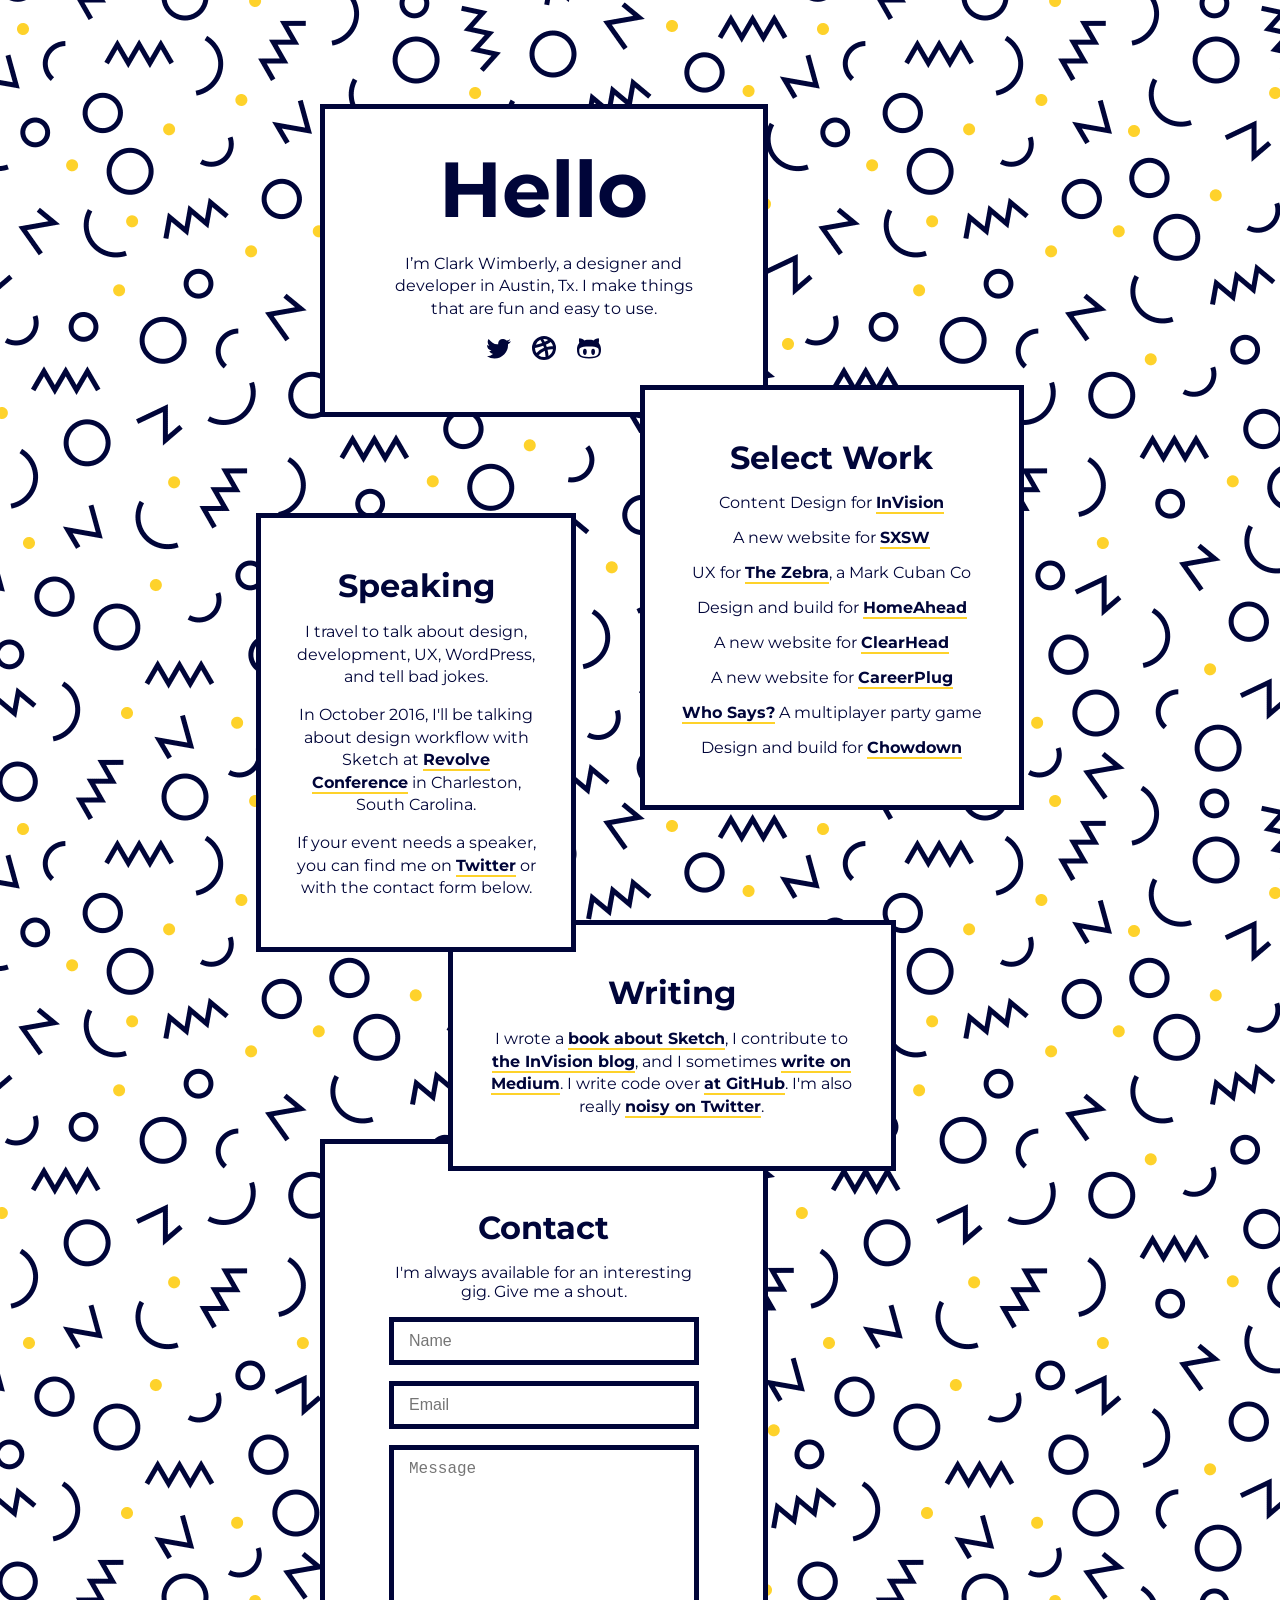
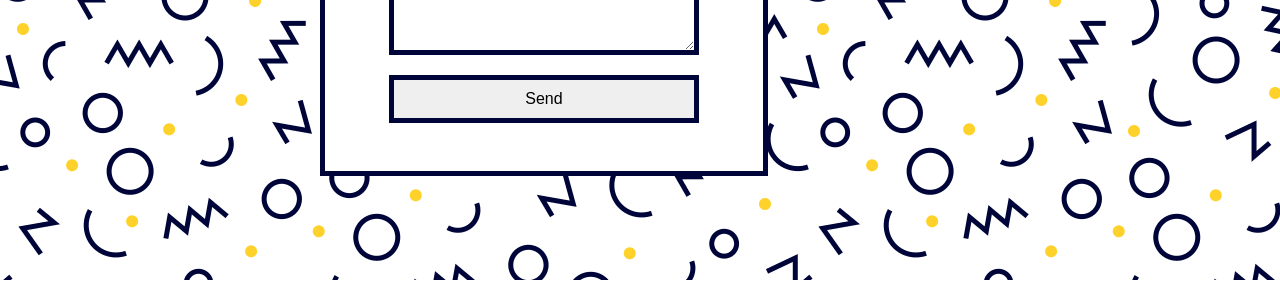
<file: v1/index.html>
<!DOCTYPE html>
<html lang="en">
<head>
	<meta charset="utf-8">
	<title>Clark Wimberly</title>
	<link rel="stylesheet" href="css/basscss.min.css">
	<link rel="stylesheet" href="css/clark.css">
	<link href="https://fonts.googleapis.com/css?family=Montserrat:400,700" rel="stylesheet">

	<meta property="og:image" content="/v1/unfurl.png">
	<meta name="theme-color" content="#FED22A">
	<meta name="msapplication-navbutton-color" content="#FED22A">
	<meta name="apple-mobile-web-app-capable" content="yes">
	<meta name="apple-mobile-web-app-status-bar-style" content="black-translucent">

	<link rel="apple-touch-icon" sizes="180x180" href="/apple-touch-icon.png">
	<link rel="icon" type="image/png" href="/favicon-32x32.png" sizes="32x32">
	<link rel="icon" type="image/png" href="/favicon-16x16.png" sizes="16x16">
	<link rel="manifest" href="/manifest.json">
	<link rel="mask-icon" href="/safari-pinned-tab.svg" color="#5bbad5">
	<meta name="theme-color" content="#ffffff">

	<meta name="viewport" content="width=device-width, initial-scale=1">

</head>

<body>
	<div id="log"></div>
	<div class="py2 xs-hide"></div>

	<div class="clearfix max-width-3 mx-auto center mt4">
	<div class="sm-col sm-col-1 xs-hide">&nbsp;</div>
	<div class="sm-col sm-col-7">
	<div class="card px4 py3">
		<p class="h1 huge mt0 mb0 bold">Hello</p>
		<p class="h4 line-height">I’m Clark Wimberly, a designer and developer in Austin, Tx. I make things that are fun and easy to use.</p>
		<p class="mt0">
			<a href="http://twitter.com/clarklab" class="no-line p1">
            	<svg class="js-geomicon geomicon" data-icon="twitter" width="24" height="24" viewBox="0 0 32 32" style="fill:currentcolor"><title>twitter icon</title><path d="M2 4 C6 8 10 12 15 11 A6 6 0 0 1 22 4 A6 6 0 0 1 26 6 A8 8 0 0 0 31 4 A8 8 0 0 1 28 8 A8 8 0 0 0 32 7 A8 8 0 0 1 28 11 A18 18 0 0 1 10 30 A18 18 0 0 1 0 27 A12 12 0 0 0 8 24 A8 8 0 0 1 3 20 A8 8 0 0 0 6 19.5 A8 8 0 0 1 0 12 A8 8 0 0 0 3 13 A8 8 0 0 1 2 4"></path></svg>
          	</a>
          	<a href="http://dribbble.com/clark" class="no-line p1">
            	<svg class="js-geomicon geomicon" data-icon="dribbble" width="24" height="24" viewBox="0 0 32 32" style="fill:currentcolor"><title>dribbble icon</title><path d="M16 0 A16 16 0 0 0 0 16 A16 16 0 0 0 16 32 A16 16 0 0 0 32 16 A16 16 0 0 0 16 0 M5 11.5 A12 12 0 0 1 11 5 A46 46 0 0 1 13.5 9.25 A46 46 0 0 1 5 11.5 M15 4 A12 12 0 0 1 21.5 5.25 A46 46 0 0 1 17 7.75 A50 50 0 0 0 15 4 M4 16 A50 50 0 0 0 15 13 A46 46 0 0 1 16 15.5 A26 26 0 0 0 6 22.5 A12 12 0 0 1 4 16 M18.5 11.5 A50 50 0 0 0 25 8 A12 12 0 0 1 28 13.75 A26 26 0 0 0 19.75 14.5 A50 50 0 0 0 18.5 11.5 M17 19.5 A46 46 0 0 1 18 28 A12 12 0 0 1 8.75 25.5 A22 22 0 0 1 17 19.5 M20.75 18.25 A22 22 0 0 1 28 17.75 A12 12 0 0 1 22 26.5 A50 50 0 0 0 20.75 18.25"></path></svg>
          	</a>
          	<a href="http://github.com/clarklab" class="no-line p1">
          		<svg class="js-geomicon geomicon" data-icon="github" width="24" height="24" viewBox="0 0 32 32" style="fill:currentcolor"><title>github icon</title><path d="M0 18 C0 12 3 10 3 9 C2.5 7 2.5 4 3 3 C6 3 9 5 10 6 C12 5 14 5 16 5 C18 5 20 5 22 6 C23 5 26 3 29 3 C29.5 4 29.5 7 29 9 C29 10 32 12 32 18 C32 25 30 30 16 30 C2 30 0 25 0 18 M3 20 C3 24 4 28 16 28 C28 28 29 24 29 20 C29 16 28 14 16 14 C4 14 3 16 3 20 M8 21 A1.5 2.5 0 0 0 13 21 A1.5 2.5 0 0 0 8 21 M24 21 A1.5 2.5 0 0 0 19 21 A1.5 2.5 0 0 0 24 21 z"></path></svg>
          	</a>
		</p>
	</div>
	</div>
	<div class="sm-col sm-col-4 xs-hide">&nbsp;</div>
	</div>

	<div class="clearfix max-width-3 mx-auto center pullup over">
		<div class="sm-col sm-col-5">
			<div class="py4 xs-hide"></div>
			<div class="card px3 py3">
				<p class="h1 mt2 mb0 bold">Speaking</p>
				<p class="h4 line-height">I travel to talk about design, development, UX, WordPress, and tell bad jokes.</p>
				<p class="h4 line-height">In October 2016, I'll be talking about design workflow with Sketch at <a href="http://revolveconference.com/">Revolve Conference</a> in Charleston, South Carolina.</p>
				<p class="h4 line-height">If your event needs a speaker, you can find me on <a href="http://twitter.com/clarklab">Twitter</a> or with the contact form below.</p>
			</div>
			<div class="py2 sm-hide md-hide lg-hide"></div>
		</div>
		<div class="sm-col sm-col-1 xs-hide">&nbsp;</div>
		<div class="sm-col sm-col-6">
			<div class="card px3 py3">
				<p class="h1 mt2 mb0 bold">Select Work</p>
				<ul class="h4 list-reset">
					<li class="mb2">Content Design for <a href="http://invisionapp.com">InVision</a></li>
					<li class="mb2">A new website for <a href="http://sxsw.com">SXSW</a></li>
					<li class="mb2">UX for <a href="http://thezebra.com">The Zebra</a>, a Mark Cuban Co</li>
					<li class="mb2">Design and build for <a href="http://homeahead.com">HomeAhead</a></li>
					<li class="mb2">A new website for <a href="http://clearhead.me">ClearHead</a></li>
					<li class="mb2">A new website for <a href="http://careerplug.com">CareerPlug</a></li>
					<li class="mb2"><a href="https://github.com/clarklab/who-says">Who Says?</a> A multiplayer party game</li>
					<li class="mb2">Design and build for <a href="http://chowdown.io/">Chowdown</a></li>
				</ul>
			</div>
		</div>
	</div>

	<div class="clearfix max-width-3 mx-auto center pullup-more under">
	<div class="sm-col sm-col-3 xs-hide">&nbsp;</div>
	<div class="sm-col sm-col-7">
	<div class="card px3 py3">
		<p class="h1 mt2 mb0 bold">Writing</p>
		<p class="h4 line-height">I wrote a <a href="https://www.invisionapp.com/ecourses/design-workflow-with-sketch">book about Sketch</a>, I contribute to <a href="http://blog.invisionapp.com/author/clark-wimberly/">the InVision blog</a>, and I sometimes <a href="https://medium.com/@clarklab">write on Medium</a>. I write code over <a href="http://github.com/clarklab">at GitHub</a>. I'm also really <a href="http://twitter.com/clarklab">noisy on Twitter</a>.</p>
	</div>
	</div>
	<div class="sm-col sm-col-2 xs-hide">&nbsp;</div>
	</div>

	<div class="clearfix max-width-3 mx-auto center pullup-most">
	<div class="sm-col sm-col-1 xs-hide">&nbsp;</div>
	<div class="sm-col sm-col-7">
	<div class="card px4 py3 no-hover">
		<div class="py2 xs-hide"></div>
		<p class="h1 mt0 mb0 bold">Contact</p>
		<ul class="h4 list-reset">
			<p>I'm always available for an interesting gig. Give me a shout.</p>
			<form action="https://formspree.io/clark@clarklab.net"
			      method="POST">
			    <input placeholder="Name" type="text" name="name" class="mb2">
			    <input placeholder="Email" type="email" name="_replyto" class="mb2">
			    <textarea placeholder="Message" name="Message" cols="30" rows="10" class="mb2"></textarea>
			    <input type="text" name="_gotcha" style="display:none" />
			    <input type="submit" value="Send">
			</form>
	</div>
	</div>
	<div class="sm-col sm-col-4 xs-hide">&nbsp;</div>
	</div>

</body>

<script>
if (screen.width >= 600) {

	document.onmousemove = function (e) {mousePos(e);};

	var mouseX = 0;
	var mouseY = 0;

	function mousePos (e) {
	  mouseX = (e.pageX * -1 / 15); 
	  mouseY = (e.pageY * -1 / 15);
	  document.body.style.backgroundPosition = mouseX + 'px ' + mouseY + 'px';
	  return true;
	}
	
} else {

	function tilt(evt) {
		document.body.style.backgroundPosition = evt.gamma + 'px ' + evt.beta + 'px';
	}

	window.addEventListener("deviceorientation", tilt);

}

</script>

</html>
</file>
<file: v1/css/clark.css>
body{background: url(../inc/pattern.png); background-size:800px; font-family: "Montserrat", Sans-serif; color:#000539;}
.line-height{line-height: 1.4}
.card{background: #FFFFFF; border: 5px solid #000539; transition:.3s ease all;}
.card a{font-weight: bold; color:#000539; text-decoration: none; border-bottom:2px solid #FED22A;}
.card a:hover{color:#FED22A;}
.card a.no-line{border: none;}
.huge{font-size:78px;}

input:focus, select:focus, textarea:focus, button:focus {outline: none;}

.under{z-index: 2; position: relative;}
.over{z-index: 5; position: relative;}

input, textarea{font-size:16px; width:100%; box-sizing:border-box; padding:10px 15px; border: 5px solid #000539;}

@media screen and (min-width:40em){
.pullup{position: relative; top:-2rem;}
.pullup-more{position: relative; top:-4rem;}
.pullup-most{position: relative; top:-6rem;}

.card:hover{-webkit-transform:scale(1.05) rotate(2deg);}
.no-hover:hover{-webkit-transform:none;}
}

@media screen and (max-width:40em){
	.clearfix{padding:1rem;}
	.card.px3,.card.px4{padding-left:2rem;padding-right:2rem;}
}
</file>
<file: v1/css/basscss.min.css>
/*! Basscss | http://basscss.com | MIT License */.h1{font-size:2rem}.h2{font-size:1.5rem}.h3{font-size:1.25rem}.h4{font-size:1rem}.h5{font-size:.875rem}.h6{font-size:.75rem}.font-family-inherit{font-family:inherit}.font-size-inherit{font-size:inherit}.text-decoration-none{text-decoration:none}.bold{font-weight:700}.regular{font-weight:400}.italic{font-style:italic}.caps{text-transform:uppercase;letter-spacing:.2em}.left-align{text-align:left}.center{text-align:center}.right-align{text-align:right}.justify{text-align:justify}.nowrap{white-space:nowrap}.break-word{word-wrap:break-word}.line-height-1{line-height:1}.line-height-2{line-height:1.125}.line-height-3{line-height:1.25}.line-height-4{line-height:1.5}.list-style-none{list-style:none}.underline{text-decoration:underline}.truncate{max-width:100%;overflow:hidden;text-overflow:ellipsis;white-space:nowrap}.list-reset{list-style:none;padding-left:0}.inline{display:inline}.block{display:block}.inline-block{display:inline-block}.table{display:table}.table-cell{display:table-cell}.overflow-hidden{overflow:hidden}.overflow-scroll{overflow:scroll}.overflow-auto{overflow:auto}.clearfix:after,.clearfix:before{content:" ";display:table}.clearfix:after{clear:both}.left{float:left}.right{float:right}.fit{max-width:100%}.max-width-1{max-width:24rem}.max-width-2{max-width:32rem}.max-width-3{max-width:48rem}.max-width-4{max-width:64rem}.border-box{box-sizing:border-box}.align-baseline{vertical-align:baseline}.align-top{vertical-align:top}.align-middle{vertical-align:middle}.align-bottom{vertical-align:bottom}.m0{margin:0}.mt0{margin-top:0}.mr0{margin-right:0}.mb0{margin-bottom:0}.ml0,.mx0{margin-left:0}.mx0{margin-right:0}.my0{margin-top:0;margin-bottom:0}.m1{margin:.5rem}.mt1{margin-top:.5rem}.mr1{margin-right:.5rem}.mb1{margin-bottom:.5rem}.ml1,.mx1{margin-left:.5rem}.mx1{margin-right:.5rem}.my1{margin-top:.5rem;margin-bottom:.5rem}.m2{margin:1rem}.mt2{margin-top:1rem}.mr2{margin-right:1rem}.mb2{margin-bottom:1rem}.ml2,.mx2{margin-left:1rem}.mx2{margin-right:1rem}.my2{margin-top:1rem;margin-bottom:1rem}.m3{margin:2rem}.mt3{margin-top:2rem}.mr3{margin-right:2rem}.mb3{margin-bottom:2rem}.ml3,.mx3{margin-left:2rem}.mx3{margin-right:2rem}.my3{margin-top:2rem;margin-bottom:2rem}.m4{margin:4rem}.mt4{margin-top:4rem}.mr4{margin-right:4rem}.mb4{margin-bottom:4rem}.ml4,.mx4{margin-left:4rem}.mx4{margin-right:4rem}.my4{margin-top:4rem;margin-bottom:4rem}.mxn1{margin-left:-.5rem;margin-right:-.5rem}.mxn2{margin-left:-1rem;margin-right:-1rem}.mxn3{margin-left:-2rem;margin-right:-2rem}.mxn4{margin-left:-4rem;margin-right:-4rem}.ml-auto{margin-left:auto}.mr-auto,.mx-auto{margin-right:auto}.mx-auto{margin-left:auto}.p0{padding:0}.pt0{padding-top:0}.pr0{padding-right:0}.pb0{padding-bottom:0}.pl0,.px0{padding-left:0}.px0{padding-right:0}.py0{padding-top:0;padding-bottom:0}.p1{padding:.5rem}.pt1{padding-top:.5rem}.pr1{padding-right:.5rem}.pb1{padding-bottom:.5rem}.pl1{padding-left:.5rem}.py1{padding-top:.5rem;padding-bottom:.5rem}.px1{padding-left:.5rem;padding-right:.5rem}.p2{padding:1rem}.pt2{padding-top:1rem}.pr2{padding-right:1rem}.pb2{padding-bottom:1rem}.pl2{padding-left:1rem}.py2{padding-top:1rem;padding-bottom:1rem}.px2{padding-left:1rem;padding-right:1rem}.p3{padding:2rem}.pt3{padding-top:2rem}.pr3{padding-right:2rem}.pb3{padding-bottom:2rem}.pl3{padding-left:2rem}.py3{padding-top:2rem;padding-bottom:2rem}.px3{padding-left:2rem;padding-right:2rem}.p4{padding:4rem}.pt4{padding-top:4rem}.pr4{padding-right:4rem}.pb4{padding-bottom:4rem}.pl4{padding-left:4rem}.py4{padding-top:4rem;padding-bottom:4rem}.px4{padding-left:4rem;padding-right:4rem}.col{float:left}.col,.col-right{box-sizing:border-box}.col-right{float:right}.col-1{width:8.33333%}.col-2{width:16.66667%}.col-3{width:25%}.col-4{width:33.33333%}.col-5{width:41.66667%}.col-6{width:50%}.col-7{width:58.33333%}.col-8{width:66.66667%}.col-9{width:75%}.col-10{width:83.33333%}.col-11{width:91.66667%}.col-12{width:100%}@media (min-width:40em){.sm-col{float:left;box-sizing:border-box}.sm-col-right{float:right;box-sizing:border-box}.sm-col-1{width:8.33333%}.sm-col-2{width:16.66667%}.sm-col-3{width:25%}.sm-col-4{width:33.33333%}.sm-col-5{width:41.66667%}.sm-col-6{width:50%}.sm-col-7{width:58.33333%}.sm-col-8{width:66.66667%}.sm-col-9{width:75%}.sm-col-10{width:83.33333%}.sm-col-11{width:91.66667%}.sm-col-12{width:100%}}@media (min-width:52em){.md-col{float:left;box-sizing:border-box}.md-col-right{float:right;box-sizing:border-box}.md-col-1{width:8.33333%}.md-col-2{width:16.66667%}.md-col-3{width:25%}.md-col-4{width:33.33333%}.md-col-5{width:41.66667%}.md-col-6{width:50%}.md-col-7{width:58.33333%}.md-col-8{width:66.66667%}.md-col-9{width:75%}.md-col-10{width:83.33333%}.md-col-11{width:91.66667%}.md-col-12{width:100%}}@media (min-width:64em){.lg-col{float:left;box-sizing:border-box}.lg-col-right{float:right;box-sizing:border-box}.lg-col-1{width:8.33333%}.lg-col-2{width:16.66667%}.lg-col-3{width:25%}.lg-col-4{width:33.33333%}.lg-col-5{width:41.66667%}.lg-col-6{width:50%}.lg-col-7{width:58.33333%}.lg-col-8{width:66.66667%}.lg-col-9{width:75%}.lg-col-10{width:83.33333%}.lg-col-11{width:91.66667%}.lg-col-12{width:100%}}.flex{display:-webkit-box;display:-webkit-flex;display:-ms-flexbox;display:flex}@media (min-width:40em){.sm-flex{display:-webkit-box;display:-webkit-flex;display:-ms-flexbox;display:flex}}@media (min-width:52em){.md-flex{display:-webkit-box;display:-webkit-flex;display:-ms-flexbox;display:flex}}@media (min-width:64em){.lg-flex{display:-webkit-box;display:-webkit-flex;display:-ms-flexbox;display:flex}}.flex-column{-webkit-box-orient:vertical;-webkit-box-direction:normal;-webkit-flex-direction:column;-ms-flex-direction:column;flex-direction:column}.flex-wrap{-webkit-flex-wrap:wrap;-ms-flex-wrap:wrap;flex-wrap:wrap}.items-start{-webkit-box-align:start;-webkit-align-items:flex-start;-ms-flex-align:start;-ms-grid-row-align:flex-start;align-items:flex-start}.items-end{-webkit-box-align:end;-webkit-align-items:flex-end;-ms-flex-align:end;-ms-grid-row-align:flex-end;align-items:flex-end}.items-center{-webkit-box-align:center;-webkit-align-items:center;-ms-flex-align:center;-ms-grid-row-align:center;align-items:center}.items-baseline{-webkit-box-align:baseline;-webkit-align-items:baseline;-ms-flex-align:baseline;-ms-grid-row-align:baseline;align-items:baseline}.items-stretch{-webkit-box-align:stretch;-webkit-align-items:stretch;-ms-flex-align:stretch;-ms-grid-row-align:stretch;align-items:stretch}.self-start{-webkit-align-self:flex-start;-ms-flex-item-align:start;align-self:flex-start}.self-end{-webkit-align-self:flex-end;-ms-flex-item-align:end;align-self:flex-end}.self-center{-webkit-align-self:center;-ms-flex-item-align:center;align-self:center}.self-baseline{-webkit-align-self:baseline;-ms-flex-item-align:baseline;align-self:baseline}.self-stretch{-webkit-align-self:stretch;-ms-flex-item-align:stretch;align-self:stretch}.justify-start{-webkit-box-pack:start;-webkit-justify-content:flex-start;-ms-flex-pack:start;justify-content:flex-start}.justify-end{-webkit-box-pack:end;-webkit-justify-content:flex-end;-ms-flex-pack:end;justify-content:flex-end}.justify-center{-webkit-box-pack:center;-webkit-justify-content:center;-ms-flex-pack:center;justify-content:center}.justify-between{-webkit-box-pack:justify;-webkit-justify-content:space-between;-ms-flex-pack:justify;justify-content:space-between}.justify-around{-webkit-justify-content:space-around;-ms-flex-pack:distribute;justify-content:space-around}.content-start{-webkit-align-content:flex-start;-ms-flex-line-pack:start;align-content:flex-start}.content-end{-webkit-align-content:flex-end;-ms-flex-line-pack:end;align-content:flex-end}.content-center{-webkit-align-content:center;-ms-flex-line-pack:center;align-content:center}.content-between{-webkit-align-content:space-between;-ms-flex-line-pack:justify;align-content:space-between}.content-around{-webkit-align-content:space-around;-ms-flex-line-pack:distribute;align-content:space-around}.content-stretch{-webkit-align-content:stretch;-ms-flex-line-pack:stretch;align-content:stretch}.flex-auto{-webkit-box-flex:1;-webkit-flex:1 1 auto;-ms-flex:1 1 auto;flex:1 1 auto;min-width:0;min-height:0}.flex-none{-webkit-box-flex:0;-webkit-flex:none;-ms-flex:none;flex:none}.order-0{-webkit-box-ordinal-group:1;-webkit-order:0;-ms-flex-order:0;order:0}.order-1{-webkit-box-ordinal-group:2;-webkit-order:1;-ms-flex-order:1;order:1}.order-2{-webkit-box-ordinal-group:3;-webkit-order:2;-ms-flex-order:2;order:2}.order-3{-webkit-box-ordinal-group:4;-webkit-order:3;-ms-flex-order:3;order:3}.order-last{-webkit-box-ordinal-group:100000;-webkit-order:99999;-ms-flex-order:99999;order:99999}.relative{position:relative}.absolute{position:absolute}.fixed{position:fixed}.top-0{top:0}.right-0{right:0}.bottom-0{bottom:0}.left-0{left:0}.z1{z-index:1}.z2{z-index:2}.z3{z-index:3}.z4{z-index:4}.border{border-style:solid;border-width:1px}.border-top{border-top-style:solid;border-top-width:1px}.border-right{border-right-style:solid;border-right-width:1px}.border-bottom{border-bottom-style:solid;border-bottom-width:1px}.border-left{border-left-style:solid;border-left-width:1px}.border-none{border:0}.rounded{border-radius:3px}.circle{border-radius:50%}.rounded-top{border-radius:3px 3px 0 0}.rounded-right{border-radius:0 3px 3px 0}.rounded-bottom{border-radius:0 0 3px 3px}.rounded-left{border-radius:3px 0 0 3px}.not-rounded{border-radius:0}.hide{position:absolute!important;height:1px;width:1px;overflow:hidden;clip:rect(1px,1px,1px,1px)}@media (max-width:40em){.xs-hide{display:none!important}}@media (min-width:40em) and (max-width:52em){.sm-hide{display:none!important}}@media (min-width:52em) and (max-width:64em){.md-hide{display:none!important}}@media (min-width:64em){.lg-hide{display:none!important}}.display-none{display:none!important}
</file>
